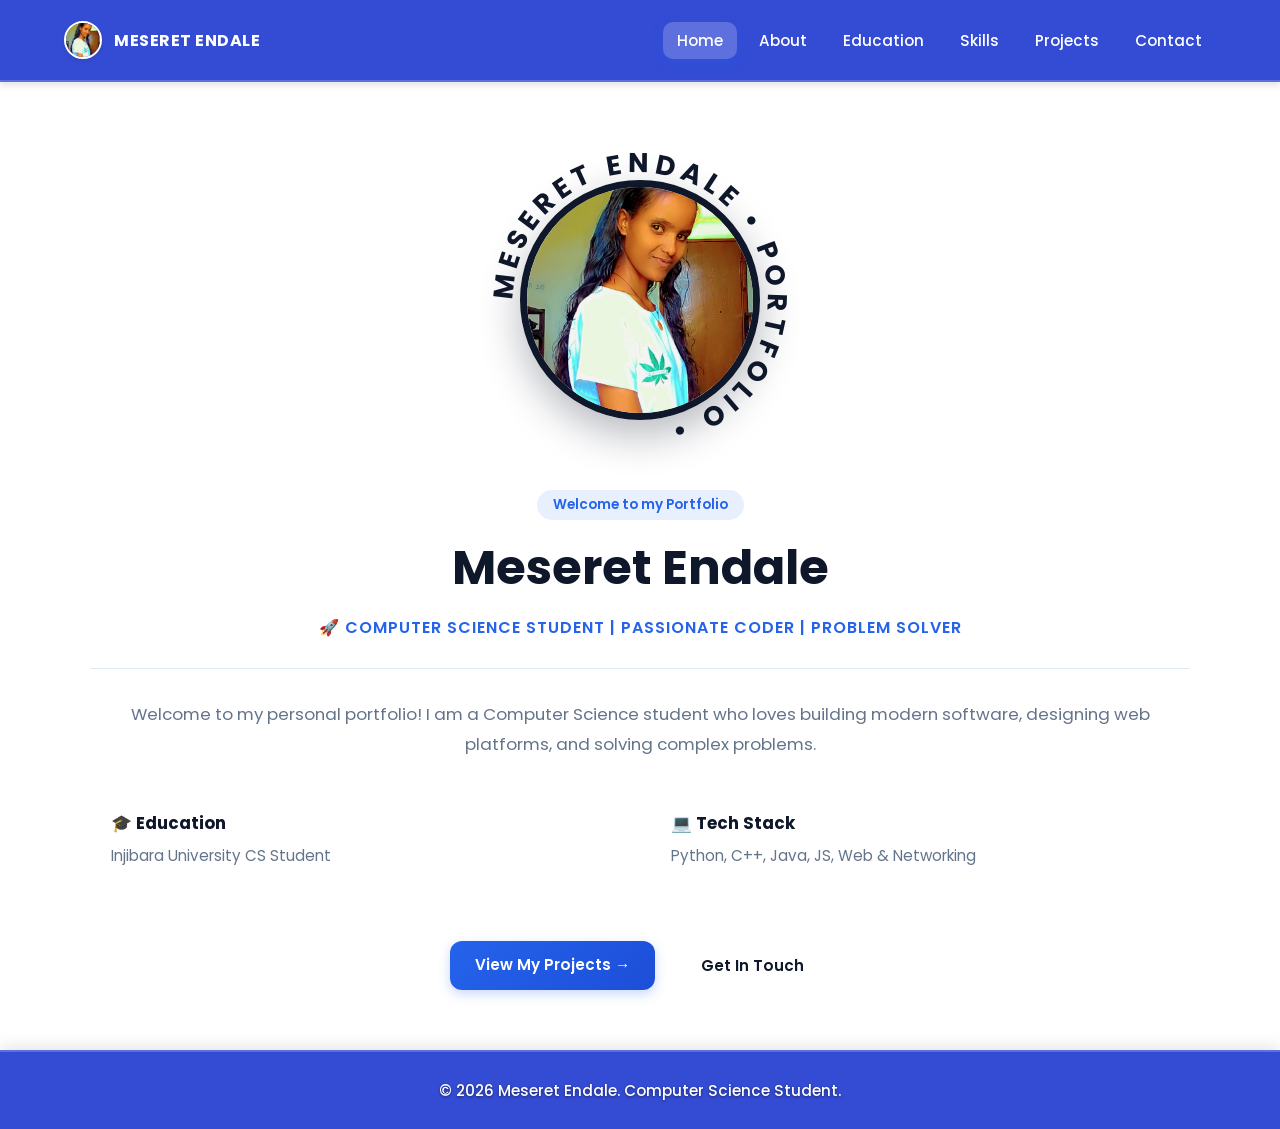
<file: index.html>
<!DOCTYPE html>
<html lang="en">
<head>
    <meta charset="UTF-8">
    <title>Meseret Endale | CS Portfolio</title>
    <meta name="viewport" content="width=device-width, initial-scale=1">
    <link href="https://fonts.googleapis.com/css2?family=Poppins:wght@300;400;500;600;700&display=swap" rel="stylesheet">
    <link rel="stylesheet" href="style.css">
</head>
<body>

    <!-- 🌐 Top Header Navigation -->
    <header class="header-wrapper">
        <nav class="navbar">
            <a href="#" class="brand-logo-link" onclick="openTab(event, 'home')">
                <img src="profile.jpg" alt="Meseret Endale" class="header-profile-logo">
                <span class="brand-name">MESERET ENDALE</span>
            </a>

            <ul class="nav-links">
                <li><a href="#" class="nav-btn active-link" onclick="openTab(event, 'home')">Home</a></li>
                <li><a href="#" class="nav-btn" onclick="openTab(event, 'about')">About</a></li>
                <li><a href="#" class="nav-btn" onclick="openTab(event, 'education')">Education</a></li>
                <li><a href="#" class="nav-btn" onclick="openTab(event, 'skills')">Skills</a></li>
                <li><a href="#" class="nav-btn" onclick="openTab(event, 'projects')">Projects</a></li>
                <li><a href="#" class="nav-btn" onclick="openTab(event, 'contact')">Contact</a></li>
            </ul>
        </nav>
    </header>

    <!-- 📂 Content Area -->
    <div class="content-area">
        <div class="container">

            <!-- 🏠 Home Section -->
            <div id="home" class="tab-content card active">
                <div class="hero-logo-container">
                    <div class="circular-logo-wrapper">
                        <svg viewBox="0 0 200 200" class="circular-text-svg">
                            <path id="textPath" d="M 100, 100 m -75, 0 a 75,75 0 1,1 150,0 a 75,75 0 1,1 -150,0" fill="none"/>
                            <text font-size="16" font-weight="700" fill="#0f172a" letter-spacing="3">
                                <textPath href="#textPath" startOffset="0%">
                                    MESERET ENDALE • PORTFOLIO •
                                </textPath>
                            </text>
                        </svg>
                        <img src="profile.jpg" alt="Meseret" class="inner-profile-img" onerror="this.src='https://via.placeholder.com/160'">
                    </div>
                </div>

                <div class="hero-intro">
                    <span class="badge">Welcome to my Portfolio</span>
                    <h1>Meseret Endale</h1>
                    <p class="subtitle">🚀 COMPUTER SCIENCE STUDENT | PASSIONATE CODER | PROBLEM SOLVER</p>

                    <hr class="section-divider">

                    <p>Welcome to my personal portfolio! I am a Computer Science student who loves building modern software, designing web platforms, and solving complex problems.</p>

                    <div class="quick-highlights">
                        <div class="highlight-box">
                            <h3>🎓 Education</h3>
                            <p>Injibara University CS Student</p>
                        </div>
                        <div class="highlight-box">
                            <h3>💻 Tech Stack</h3>
                            <p>Python, C++, Java, JS, Web & Networking</p>
                        </div>
                    </div>

                    <div class="cta-buttons">
                        <a href="#" class="btn primary-btn" onclick="openTab(event, 'projects')">View My Projects →</a>
                        <a href="#" class="btn secondary-btn" onclick="openTab(event, 'contact')">Get In Touch</a>
                    </div>
                </div>
            </div>

            <!-- 👤 About Section -->
            <div id="about" class="tab-content card">
                <h2>About Me</h2>
                <p>I am a dedicated Computer Science student with a strong drive for learning modern software technologies. My journey in tech spans software engineering, web application development, and system/network administration.</p>

                <div class="quick-highlights" style="margin-top: 20px;">
                    <div class="highlight-box">
                        <h3>🎯 Core Focus</h3>
                        <p>Building functional web applications, clean code architectures, and user-friendly solutions.</p>
                    </div>
                    <div class="highlight-box">
                        <h3>💡 Passion & Interests</h3>
                        <p>Exploring Artificial Intelligence, Machine Learning models, and Computer Graphics.</p>
                    </div>
                </div>
            </div>

            <!-- 🎓 Education Section -->
            <div id="education" class="tab-content card">
                <h2>Education</h2>
                <div class="edu-item">
                    <span class="edu-icon">🎓</span>
                    <div>
                        <strong>Computer Science Student</strong>
                        <p>📍 Injibara University</p>
                    </div>
                </div>
            </div>

            <!-- 📚 Skills Section -->
            <div id="skills" class="tab-content card">
                <h2>📚 Technical Skills</h2>
                <div class="skills-container">
                    <div class="skill-card">
                        <div class="skill-header">
                            <span class="skill-name">🐍 Python & Data Science</span>
                            <span class="skill-level">Expert</span>
                        </div>
                        <p class="skill-desc">Writing clean, modular Python code for advanced data analysis and machine learning models.</p>
                        <div class="progress-bar"><div class="progress-fill" style="width: 90%"></div></div>
                    </div>
                    <div class="skill-card">
                        <div class="skill-header">
                            <span class="skill-name">⚡ C++ & Microcontrollers</span>
                            <span class="skill-level">Advanced</span>
                        </div>
                        <p class="skill-desc">Low-level programming, hardware execution loops, and embedded logic simulations.</p>
                        <div class="progress-bar"><div class="progress-fill" style="width: 85%"></div></div>
                    </div>
                    <div class="skill-card">
                        <div class="skill-header">
                            <span class="skill-name">🌐 HTML / CSS / JS</span>
                            <span class="skill-level">Expert</span>
                        </div>
                        <p class="skill-desc">Building modern, responsive frontend web platforms and UI/UX layouts.</p>
                        <div class="progress-bar"><div class="progress-fill" style="width: 92%"></div></div>
                    </div>
                </div>
            </div>

            <!-- 💻 Projects Section (መጀመሪያ እንደነበረው Try it Live ካርድ አካሄድ) -->
            <div id="projects" class="tab-content card">
                <h2>💻 Featured Projects</h2>
                <div class="project-grid">
                    <div class="project-card">
                        <h3>🧮 Interactive Calculator</h3>
                        <p>A responsive web calculator built with custom UI and pure JavaScript logic.</p>
                        <button onclick="openModal('calculator.html')" class="btn primary-btn">Try it Live →</button>
                    </div>

                    <div class="project-card">
                        <h3>🏥 Symptom Checker</h3>
                        <p>An interactive system designed for basic health assessment and health awareness.</p>
                        <button onclick="openModal('symptom-checker.html')" class="btn primary-btn">Try it Live →</button>
                    </div>

                 <div class="project-card">
    <h3>📢 Job Board App</h3>
    <p>A job listing application featuring location-based filtering, database integration, and backend CRUD operations.</p>
<a href="http://meseretjob.lovestoblog.com" target="_blank" class="btn primary-btn">Try it Live →</a>
</div>
                    <div class="project-card">
                        <h3>🌐 Personal Portfolio</h3>
                        <p>A modern, responsive developer portfolio website.</p>
                        <span class="btn-disabled">Active Project</span>
                    </div>
                </div>
            </div>

            <!-- 📬 Contact Section -->
            <div id="contact" class="tab-content card">
                <h2 class="contact-heading">📫 Connect With Me</h2>
                <div class="contact-links">
                    <a href="mailto:meseretendale952@gmail.com" class="contact-item">
                        <span class="contact-icon">📧</span>
                        <span class="contact-title">Email</span>
                    </a>
                    <a href="https://t.me/mesi_2e" target="_blank" class="contact-item">
                        <span class="contact-icon">💬</span>
                        <span class="contact-title">Telegram</span>
                    </a>
                    <a href="https://github.com/meseretendale952-png" target="_blank" class="contact-item">
                        <span class="contact-icon">🐙</span>
                        <span class="contact-title">GitHub</span>
                    </a>
                </div>
            </div>

        </div>
    </div>

    <!-- Footer (content-area ውጪ - ራሱን ችሎ flex sibling) -->
    <footer class="site-footer">
        <p>&copy; 2026 Meseret Endale. Computer Science Student.</p>
    </footer>

    <!-- 🪟 Project Preview Panel -->
    <div id="projectModal" class="modal-overlay">
        <div class="modal-box">
            <div class="modal-topbar">
                <button class="modal-back-btn" onclick="closeModal()">← Back to Portfolio</button>
            </div>
            <iframe id="modalFrame" src="" class="modal-iframe"></iframe>
        </div>
    </div>

    <script src="script.js"></script>
</body>
</html>
</file>
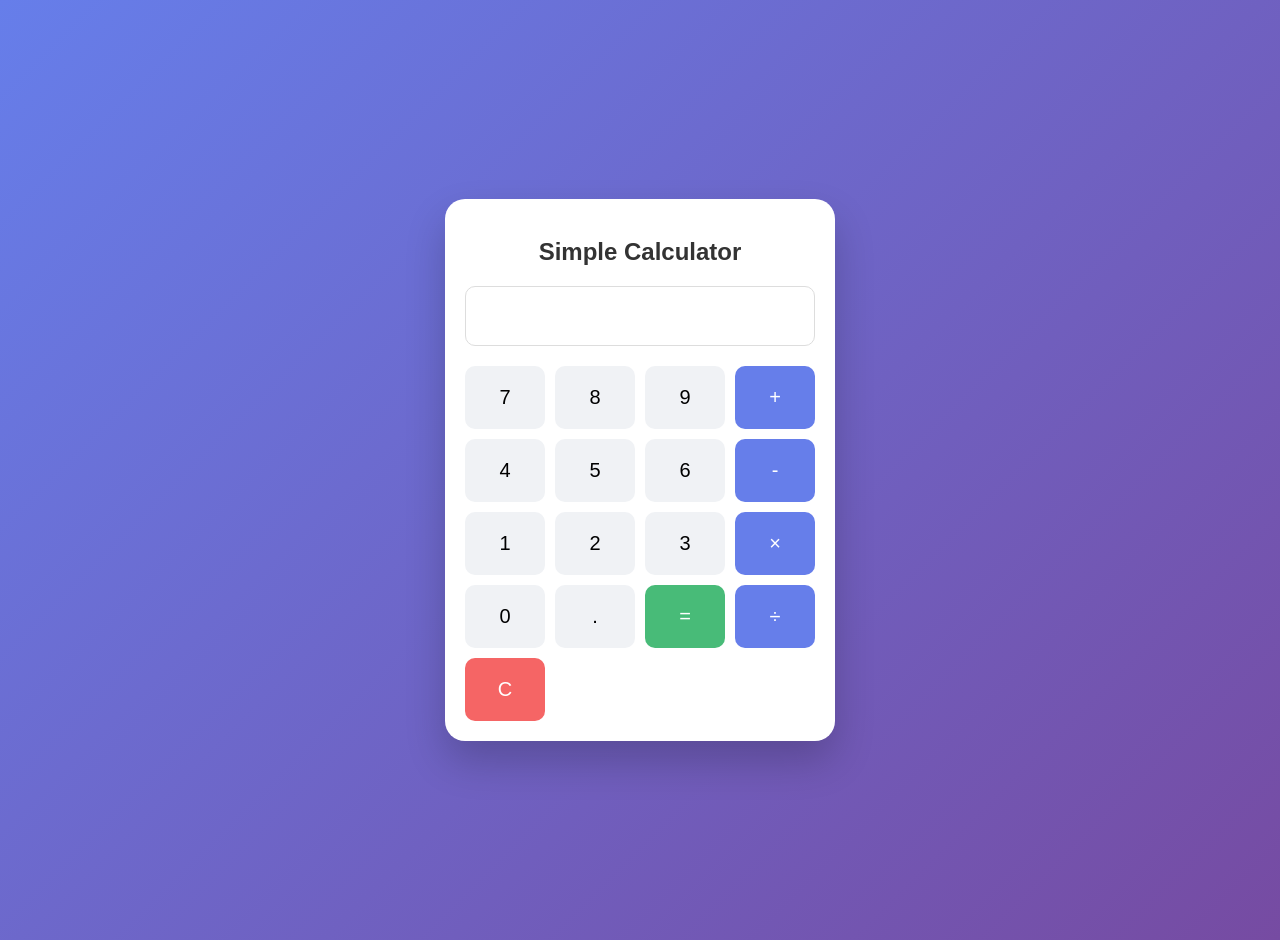
<file: calculator.html>
<!DOCTYPE html>
<html>
<head>
    <title>Calculator - Meseret</title>
    <style>
        body {
            font-family: Arial, sans-serif;
            display: flex;
            justify-content: center;
            align-items: center;
            min-height: 100vh;
            background: linear-gradient(135deg, #667eea 0%, #764ba2 100%);
            margin: 0;
            padding: 20px;
        }
        .calculator {
            background: white;
            border-radius: 20px;
            padding: 20px;
            box-shadow: 0 20px 40px rgba(0,0,0,0.2);
            max-width: 350px;
            width: 100%;
        }
        h2 {
            text-align: center;
            color: #333;
            margin-bottom: 20px;
        }
        #display {
            width: 100%;
            height: 60px;
            font-size: 28px;
            text-align: right;
            padding: 10px;
            border: 1px solid #ddd;
            border-radius: 10px;
            margin-bottom: 20px;
            box-sizing: border-box;
        }
        .buttons {
            display: grid;
            grid-template-columns: repeat(4, 1fr);
            gap: 10px;
        }
        button {
            padding: 20px;
            font-size: 20px;
            border: none;
            border-radius: 10px;
            cursor: pointer;
            background: #f0f2f5;
            transition: 0.3s;
        }
        button:hover {
            background: #e0e2e5;
        }
        .operator {
            background: #667eea;
            color: white;
        }
        .operator:hover {
            background: #5a67d8;
        }
        .equals {
            background: #48bb78;
            color: white;
        }
        .equals:hover {
            background: #38a169;
        }
        .clear {
            background: #f56565;
            color: white;
        }
        .clear:hover {
            background: #e53e3e;
        }
    </style>
</head>
<body>
    <div class="calculator">
        <h2>Simple Calculator</h2>
        <input type="text" id="display" readonly>
        <div class="buttons">
            <button onclick="appendNumber('7')">7</button>
            <button onclick="appendNumber('8')">8</button>
            <button onclick="appendNumber('9')">9</button>
            <button class="operator" onclick="setOperator('+')">+</button>
            
            <button onclick="appendNumber('4')">4</button>
            <button onclick="appendNumber('5')">5</button>
            <button onclick="appendNumber('6')">6</button>
            <button class="operator" onclick="setOperator('-')">-</button>
            
            <button onclick="appendNumber('1')">1</button>
            <button onclick="appendNumber('2')">2</button>
            <button onclick="appendNumber('3')">3</button>
            <button class="operator" onclick="setOperator('*')">×</button>
            
            <button onclick="appendNumber('0')">0</button>
            <button onclick="appendNumber('.')">.</button>
            <button class="equals" onclick="calculate()">=</button>
            <button class="operator" onclick="setOperator('/')">÷</button>
            
            <button class="clear" onclick="clearDisplay()">C</button>
        </div>
    </div>

    <script>
        let display = document.getElementById('display');

        function appendNumber(value) {
            display.value += value;
        }

        function setOperator(op) {
            let lastChar = display.value.slice(-1);
            if (['+', '-', '*', '/'].includes(lastChar)) {
                display.value = display.value.slice(0, -1) + op;
            } else if (display.value !== '') {
                display.value += op;
            }
        }

        function calculate() {
            try {
                if (display.value !== '') {
                    display.value = eval(display.value);
                }
            } catch (e) {
                display.value = 'Error';
            }
        }

        function clearDisplay() {
            display.value = '';
        }
    </script>
</body>
</html>
</file>
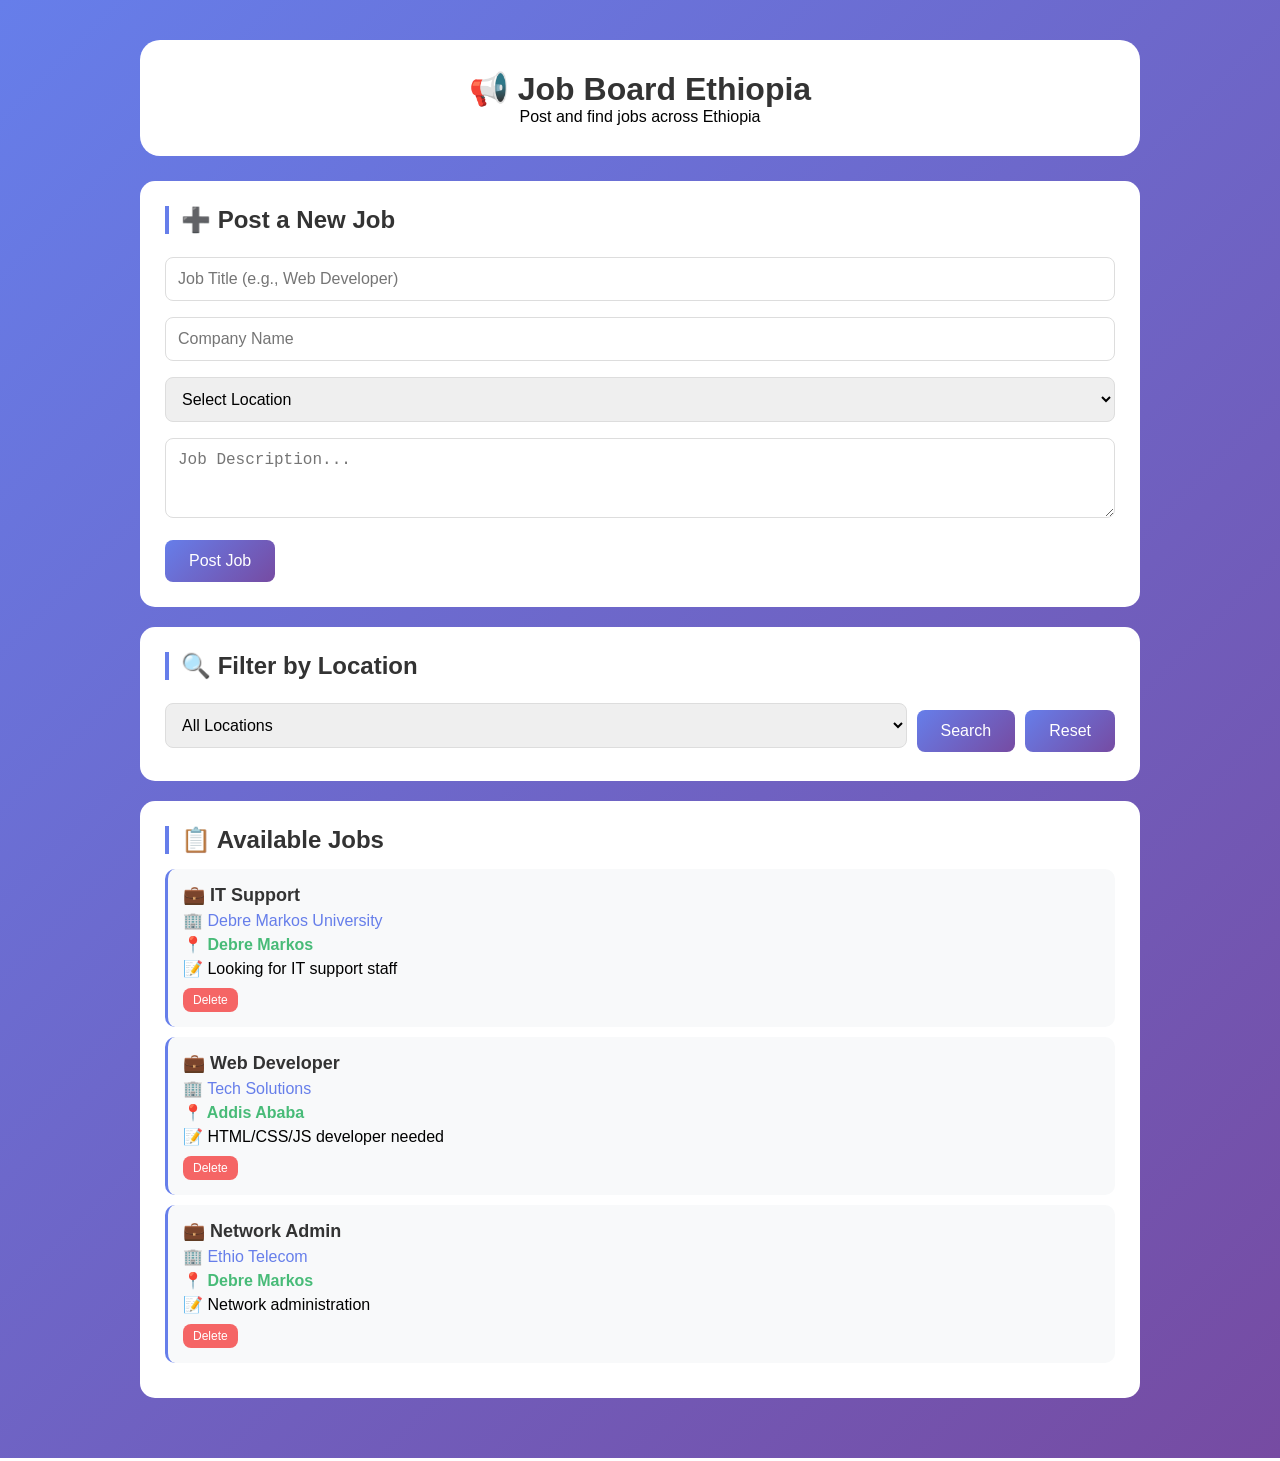
<file: jobs-location.html>
<!DOCTYPE html>
<html>
<head>
    <title>Job Board - Meseret</title>
    <meta name="viewport" content="width=device-width, initial-scale=1">
    <style>
        * {
            margin: 0;
            padding: 0;
            box-sizing: border-box;
        }
        body {
            font-family: 'Segoe UI', Arial, sans-serif;
            background: linear-gradient(135deg, #667eea 0%, #764ba2 100%);
            padding: 40px 20px;
        }
        .container {
            max-width: 1000px;
            margin: 0 auto;
        }
        .header {
            background: white;
            border-radius: 20px;
            padding: 30px;
            text-align: center;
            margin-bottom: 25px;
        }
        h1 {
            color: #333;
        }
        .filter-card, .form-card, .jobs-card {
            background: white;
            border-radius: 15px;
            padding: 25px;
            margin-bottom: 20px;
        }
        h2 {
            color: #333;
            margin-bottom: 15px;
            border-left: 4px solid #667eea;
            padding-left: 12px;
        }
        input, textarea, select {
            width: 100%;
            padding: 12px;
            margin: 8px 0;
            border: 1px solid #ddd;
            border-radius: 8px;
            font-size: 16px;
        }
        button {
            background: linear-gradient(135deg, #667eea 0%, #764ba2 100%);
            color: white;
            padding: 12px 24px;
            border: none;
            border-radius: 8px;
            font-size: 16px;
            cursor: pointer;
            margin-top: 10px;
        }
        .job-item {
            background: #f8f9fa;
            padding: 15px;
            margin: 10px 0;
            border-radius: 10px;
            border-left: 3px solid #667eea;
        }
        .job-title {
            font-size: 18px;
            font-weight: bold;
            color: #333;
        }
        .job-company {
            color: #667eea;
            margin: 5px 0;
        }
        .job-location {
            color: #48bb78;
            margin: 5px 0;
            font-weight: bold;
        }
        .delete-btn {
            background: #f56565;
            padding: 5px 10px;
            font-size: 12px;
        }
        .filter-row {
            display: flex;
            gap: 10px;
            align-items: center;
        }
        .filter-row select {
            flex: 1;
        }
        .back-link {
            text-align: center;
            margin-top: 20px;
        }
        .back-link a {
            color: white;
            text-decoration: none;
        }
        .no-jobs {
            color: #999;
            text-align: center;
            padding: 20px;
        }
    </style>
</head>
<body>
    <div class="container">
        <div class="header">
            <h1>📢 Job Board Ethiopia</h1>
            <p>Post and find jobs across Ethiopia</p>
        </div>

        <!-- Post Job Form -->
        <div class="form-card">
            <h2>➕ Post a New Job</h2>
            <input type="text" id="jobTitle" placeholder="Job Title (e.g., Web Developer)">
            <input type="text" id="company" placeholder="Company Name">
            <select id="location">
                <option value="">Select Location</option>
                <option value="Addis Ababa">🏙️ Addis Ababa</option>
                <option value="Debre Markos">📍 Debre Markos</option>
                <option value="Bahir Dar">🌊 Bahir Dar</option>
                <option value="Gondar">🏰 Gondar</option>
                <option value="Hawassa">🌳 Hawassa</option>
                <option value="Dire Dawa">🏢 Dire Dawa</option>
                <option value="Mekelle">⛰️ Mekelle</option>
                <option value="Jimma">🍎 Jimma</option>
                <option value="Other">📍 Other</option>
            </select>
            <textarea id="description" rows="3" placeholder="Job Description..."></textarea>
            <button onclick="addJob()">Post Job</button>
        </div>

        <!-- Filter by Location -->
        <div class="filter-card">
            <h2>🔍 Filter by Location</h2>
            <div class="filter-row">
                <select id="filterLocation">
                    <option value="all">All Locations</option>
                    <option value="Addis Ababa">🏙️ Addis Ababa</option>
                    <option value="Debre Markos">📍 Debre Markos</option>
                    <option value="Bahir Dar">🌊 Bahir Dar</option>
                    <option value="Gondar">🏰 Gondar</option>
                    <option value="Hawassa">🌳 Hawassa</option>
                    <option value="Dire Dawa">🏢 Dire Dawa</option>
                    <option value="Mekelle">⛰️ Mekelle</option>
                    <option value="Jimma">🍎 Jimma</option>
                </select>
                <button onclick="filterJobs()">Search</button>
                <button onclick="resetFilter()">Reset</button>
            </div>
        </div>

        <!-- Jobs List -->
        <div class="jobs-card">
            <h2>📋 Available Jobs</h2>
            <div id="jobsList"></div>
        </div>

    </div>

    <script>
        let jobs = [];
        let currentFilter = 'all';

        function loadJobs() {
            let saved = localStorage.getItem('jobBoardLocation');
            if(saved) {
                jobs = JSON.parse(saved);
            } else {
                // Sample jobs for Debre Markos
                jobs = [
                    {title: "IT Support", company: "Debre Markos University", location: "Debre Markos", desc: "Looking for IT support staff"},
                    {title: "Web Developer", company: "Tech Solutions", location: "Addis Ababa", desc: "HTML/CSS/JS developer needed"},
                    {title: "Network Admin", company: "Ethio Telecom", location: "Debre Markos", desc: "Network administration"}
                ];
                saveJobs();
            }
            filterJobs();
        }

        function saveJobs() {
            localStorage.setItem('jobBoardLocation', JSON.stringify(jobs));
        }

        function displayJobs(filteredJobs) {
            let jobsList = document.getElementById('jobsList');
            jobsList.innerHTML = '';
            
            if(filteredJobs.length === 0) {
                jobsList.innerHTML = '<div class="no-jobs">❌ No jobs found in this location</div>';
                return;
            }
            
            for(let i = 0; i < jobs.length; i++) {
                if(currentFilter !== 'all' && jobs[i].location !== currentFilter) {
                    continue;
                }
                jobsList.innerHTML += `
                    <div class="job-item">
                        <div class="job-title">💼 ${jobs[i].title}</div>
                        <div class="job-company">🏢 ${jobs[i].company}</div>
                        <div class="job-location">📍 ${jobs[i].location}</div>
                        <div class="job-desc">📝 ${jobs[i].desc}</div>
                        <button class="delete-btn" onclick="deleteJob(${i})">Delete</button>
                    </div>
                `;
            }
        }

        function filterJobs() {
            let filter = document.getElementById('filterLocation').value;
            currentFilter = filter;
            
            let filtered = jobs.filter(job => {
                if(filter === 'all') return true;
                return job.location === filter;
            });
            
            let jobsList = document.getElementById('jobsList');
            jobsList.innerHTML = '';
            
            if(filtered.length === 0) {
                jobsList.innerHTML = '<div class="no-jobs">❌ No jobs found in ' + filter + '</div>';
                return;
            }
            
            for(let i = 0; i < jobs.length; i++) {
                if(currentFilter !== 'all' && jobs[i].location !== currentFilter) {
                    continue;
                }
                jobsList.innerHTML += `
                    <div class="job-item">
                        <div class="job-title">💼 ${jobs[i].title}</div>
                        <div class="job-company">🏢 ${jobs[i].company}</div>
                        <div class="job-location">📍 ${jobs[i].location}</div>
                        <div class="job-desc">📝 ${jobs[i].desc}</div>
                        <button class="delete-btn" onclick="deleteJob(${i})">Delete</button>
                    </div>
                `;
            }
        }

        function resetFilter() {
            document.getElementById('filterLocation').value = 'all';
            currentFilter = 'all';
            filterJobs();
        }

        function addJob() {
            let title = document.getElementById('jobTitle').value;
            let company = document.getElementById('company').value;
            let location = document.getElementById('location').value;
            let desc = document.getElementById('description').value;
            
            if(title === '' || company === '' || location === '' || desc === '') {
                alert('Please fill all fields!');
                return;
            }
            
            jobs.push({title: title, company: company, location: location, desc: desc});
            saveJobs();
            filterJobs();
            
            document.getElementById('jobTitle').value = '';
            document.getElementById('company').value = '';
            document.getElementById('location').value = '';
            document.getElementById('description').value = '';
        }

        function deleteJob(index) {
            jobs.splice(index, 1);
            saveJobs();
            filterJobs();
        }

        loadJobs();
    </script>
</body>
</html>
</file>
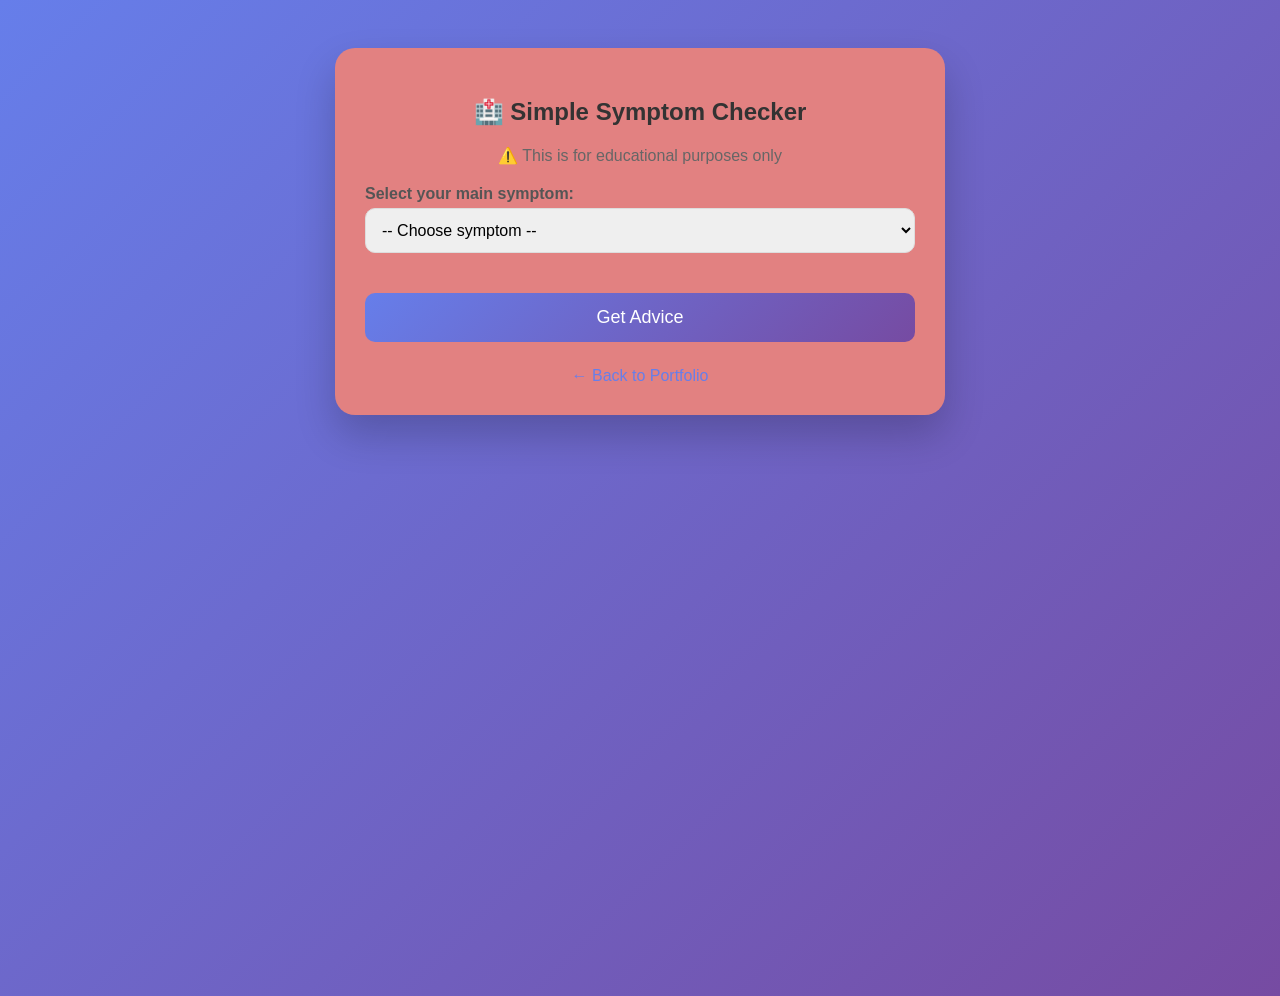
<file: symptom-checker.html>
<!DOCTYPE html>
<html>
<head>
    <title>Symptom Checker - Meseret</title>
    <style>
        body {
            font-family: 'Segoe UI', Arial, sans-serif;
            background: linear-gradient(135deg, #667eea 0%, #764ba2 100%);
            padding: 40px 20px;
            min-height: 100vh;
        }
        .container {
            max-width: 550px;
            margin: 0 auto;
            background: rgb(226, 129, 129);
            padding: 30px;
            border-radius: 20px;
            box-shadow: 0 20px 40px rgba(0,0,0,0.2);
        }
        h2 {
            color: #333;
            text-align: center;
            margin-bottom: 20px;
        }
        .symptom-box {
            margin: 20px 0;
        }
        label {
            display: block;
            margin: 15px 0 5px;
            font-weight: bold;
            color: #555;
        }
        select, input {
            width: 100%;
            padding: 12px;
            font-size: 16px;
            border: 1px solid #ddd;
            border-radius: 10px;
            box-sizing: border-box;
        }
        button {
            width: 100%;
            padding: 14px;
            background: linear-gradient(135deg, #667eea 0%, #764ba2 100%);
            color: white;
            border: none;
            border-radius: 10px;
            font-size: 18px;
            cursor: pointer;
            margin-top: 20px;
        }
        button:hover {
            opacity: 0.9;
        }
        .result {
            background: #f0f2f5;
            padding: 20px;
            border-radius: 10px;
            margin-top: 25px;
            display: none;
        }
        .result.show {
            display: block;
        }
        .advice {
            color: #333;
            line-height: 1.6;
        }
        .warning {
            background: #fff3cd;
            border-left: 4px solid #ffc107;
            padding: 10px;
            margin-top: 15px;
            border-radius: 5px;
        }
        .back-link {
            text-align: center;
            margin-top: 25px;
        }
        .back-link a {
            color: #667eea;
            text-decoration: none;
        }
    </style>
</head>
<body>
    <div class="container">
        <h2>🏥 Simple Symptom Checker</h2>
        <p style="text-align: center; color: #666;">⚠️ This is for educational purposes only</p>

        <div class="symptom-box">
            <label>Select your main symptom:</label>
            <select id="symptom">
                <option value="">-- Choose symptom --</option>
                <option value="fever">🤒 Fever</option>
                <option value="headache">🤕 Headache</option>
                <option value="cough">😷 Cough</option>
                <option value="stomach">🤢 Stomach pain</option>
                <option value="cold">🤧 Cold / Runny nose</option>
                <option value="sorethroat">😖 Sore throat</option>
            </select>
        </div>

        <button onclick="checkSymptom()">Get Advice</button>

        <div id="result" class="result">
            <div id="adviceText" class="advice"></div>
            <div class="warning">
                ⚠️ <strong>Disclaimer:</strong> This is not medical advice. Always consult a doctor.
            </div>
        </div>

        <div class="back-link">
            <a href="https://meseretendale952-png.github.io/Portfolio">← Back to Portfolio</a>
        </div>
    </div>

    <script>
        function checkSymptom() {
            let symptom = document.getElementById('symptom').value;
            let resultDiv = document.getElementById('result');
            let adviceText = document.getElementById('adviceText');

            let advice = '';

            if(symptom === 'fever') {
                advice = '💡 <strong>Advice for Fever:</strong><br><br>• Rest and drink plenty of water<br>• Take paracetamol if needed<br>• Use cool compress<br>• See doctor if fever lasts >3 days or is very high';
            }
            else if(symptom === 'headache') {
                advice = '💡 <strong>Advice for Headache:</strong><br><br>• Rest in a dark, quiet room<br>• Drink water (dehydration causes headaches)<br>• Apply cold compress to forehead<br>• See doctor if severe or persistent';
            }
            else if(symptom === 'cough') {
                advice = '💡 <strong>Advice for Cough:</strong><br><br>• Drink warm fluids (tea, soup)<br>• Use honey in warm water<br>• Rest and avoid cold<br>• See doctor if persists >1 week';
            }
            else if(symptom === 'stomach') {
                advice = '💡 <strong>Advice for Stomach Pain:</strong><br><br>• Eat light, bland food<br>• Drink clear fluids<br>• Avoid spicy/oily food<br>• See doctor if severe or persistent';
            }
            else if(symptom === 'cold') {
                advice = '💡 <strong>Advice for Cold:</strong><br><br>• Rest and stay warm<br>• Drink warm fluids<br>• Use saline nasal spray<br>• Wash hands frequently';
            }
            else if(symptom === 'sorethroat') {
                advice = '💡 <strong>Advice for Sore Throat:</strong><br><br>• Gargle warm salt water<br>• Drink warm tea with honey<br>• Rest your voice<br>• See doctor if severe';
            }
            else {
                advice = '⚠️ Please select a symptom from the list above.';
            }

            adviceText.innerHTML = advice;
            resultDiv.classList.add('show');
        }
    </script>
</body>
</html>
</file>
<file: style.css>
:root {
    --bg-color: #ffffff;
    --card-bg: #ffffff;
    --text-main: #0f172a;
    --text-muted: #64748b;
    --accent-color: #2563eb;
    --accent-dark: #0f172a;
    --accent-gradient: linear-gradient(135deg, #2563eb 0%, #1d4ed8 100%);
    --header-blue: #344cd4;
}

* {
    box-sizing: border-box;
    margin: 0;
    padding: 0;
    transition: all 0.3s ease;
}

html {
    font-family: 'Poppins', sans-serif;
    background-image: url('https://static.vecteezy.com/system/resources/thumbnails/081/998/020/small_2x/sunrise-scene-with-gradient-sky-and-yellow-sun-digital-illustration-vector.jpg') !important;
    background-size: cover !important;
    background-position: center !important;
    background-repeat: no-repeat !important;
    background-attachment: fixed !important;
    min-height: 100%;
}

body {
    font-family: 'Poppins', sans-serif;
    color: #1e293b;
    width: 100%;
    min-height: 100vh;
    margin: 0;
    display: flex;
    flex-direction: column;
    overflow-x: hidden;
}

/* 🌐 Header & Navbar */
.header-wrapper {
    position: fixed;
    top: 0;
    left: 0;
    width: 100%;
    background-color: var(--header-blue) !important;
    background: var(--header-blue) !important;
    backdrop-filter: blur(12px);
    z-index: 1000;
    border-bottom: 2px solid rgba(255, 255, 255, 0.2);
    box-shadow: 0 4px 6px rgba(0, 0, 0, 0.1);
}

.navbar {
    width: 100%;
    height: 80px;
    display: flex;
    justify-content: space-between;
    align-items: center;
    padding: 0 5%;
}

.brand-logo-link {
    display: flex;
    align-items: center;
    gap: 12px;
    text-decoration: none;
}

.header-profile-logo {
    width: 38px;
    height: 38px;
    border-radius: 50%;
    object-fit: cover;
    border: 2px solid #ffffff;
    box-shadow: 0 2px 4px rgba(0, 0, 0, 0.1);
}

.brand-name {
    font-size: 1rem;
    font-weight: 700;
    color: #ffffff !important;
    letter-spacing: 0.5px;
}

.nav-links {
    display: flex;
    list-style: none;
    gap: 8px;
}

.nav-links a {
    color: #ffffff !important;
    text-decoration: none;
    font-size: 0.95rem;
    font-weight: 500;
    padding: 8px 14px;
    border-radius: 10px;
    outline: none;
}

.nav-links a:hover, .nav-links a.active-link {
    background: rgba(255, 255, 255, 0.2);
    box-shadow: 0 4px 12px rgba(37, 99, 235, 0.25);
}

/* 📂 Content Area */
.content-area {
    margin-top: 100px;
    flex: 1 0 auto;
    width: 100%;
}

.container {
    width: 100%;
    max-width: 1200px;
    margin: 0 auto;
    padding: 0 20px;
}

.tab-content {
    display: none;
    width: 100%;
}

.tab-content.active {
    display: block;
    animation: fadeIn 0.4s ease-in-out;
}

@keyframes fadeIn {
    from { opacity: 0; transform: translateY(10px); }
    to { opacity: 1; transform: translateY(0); }
}

.card {
    background: transparent !important;
    border-radius: 0;
    border: none;
    box-shadow: none;
    padding: 20px 0 40px;
    width: 100%;
}

#home.card {
    padding-top: 10px !important;
}

.hero-logo-container {
    display: flex;
    justify-content: center;
    align-items: center;
    margin: 20px 0;
}

.circular-logo-wrapper {
    position: relative;
    width: 340px;
    height: 340px;
    display: flex;
    justify-content: center;
    align-items: center;
    margin: 0 auto;
}

.circular-text-svg {
    position: absolute;
    top: 0;
    left: 0;
    width: 100%;
    height: 100%;
    animation: rotateText 22s linear infinite;
    z-index: 2;
    pointer-events: none;
}

.inner-profile-img {
    width: 240px;
    height: 240px;
    border-radius: 50%;
    object-fit: cover;
    border: 7px solid var(--accent-dark);
    box-shadow: 0 15px 40px rgba(15, 23, 42, 0.3);
    z-index: 1;
}

@keyframes rotateText {
    from { transform: rotate(0deg); }
    to { transform: rotate(360deg); }
}

.hero-intro {
    text-align: center;
    max-width: 1100px;
    margin: 20px auto;
}

.badge {
    display: inline-block;
    padding: 5px 16px;
    background: rgba(37, 99, 235, 0.1);
    color: var(--accent-color);
    border-radius: 20px;
    font-size: 0.85rem;
    font-weight: 600;
    margin-bottom: 12px;
}

h1 {
    font-size: 3rem;
    font-weight: 700;
    color: var(--text-main);
}

.subtitle {
    color: var(--accent-color);
    font-size: 1rem;
    font-weight: 600;
    letter-spacing: 1px;
    margin-top: 10px;
}

.section-divider {
    border: 0;
    height: 1px;
    background: #e2e8f0;
    margin: 25px 0 30px;
}

.quick-highlights {
    display: grid;
    grid-template-columns: 1fr 1fr;
    gap: 20px;
    margin: 30px 0;
    text-align: left;
}

.highlight-box, .edu-item, .skill-card, .project-card, .contact-item {
    background: rgba(255, 255, 255, 0.85) !important;
    backdrop-filter: blur(10px);
    border: 1px solid rgba(255, 255, 255, 0.4);
    border-radius: 15px;
    padding: 20px;
    margin-bottom: 20px;
}

.highlight-box h3 {
    font-size: 1.05rem;
    color: var(--text-main);
    margin-bottom: 6px;
}

.highlight-box p {
    font-size: 0.95rem;
    color: var(--text-muted);
}

.cta-buttons {
    display: flex;
    justify-content: center;
    gap: 20px;
    margin-top: 30px;
}

.btn {
    padding: 12px 25px;
    border-radius: 12px;
    text-decoration: none;
    font-weight: 600;
    font-size: 0.95rem;
    cursor: pointer;
    border: none;
    display: inline-block;
}

.primary-btn {
    background: var(--accent-gradient);
    color: #fff;
    box-shadow: 0 4px 12px rgba(37, 99, 235, 0.25);
}

.secondary-btn {
    background: rgba(255, 255, 255, 0.8);
    color: var(--text-main);
    border: 1px solid rgba(255, 255, 255, 0.5);
}

.secondary-btn.active-sub {
    background: var(--accent-color);
    color: #fff;
}

h2 {
    font-size: 1.8rem;
    color: var(--text-main);
    margin-bottom: 25px;
    position: relative;
    padding-left: 18px;
}

h2::before {
    content: '';
    position: absolute;
    left: 0;
    top: 50%;
    transform: translateY(-50%);
    width: 5px;
    height: 85%;
    background: var(--accent-color);
    border-radius: 4px;
}

p {
    color: var(--text-muted);
    font-size: 1.05rem;
    line-height: 1.8;
}

.edu-item {
    display: flex;
    align-items: center;
    gap: 20px;
}

.edu-icon {
    font-size: 2.4rem;
}

.skills-container {
    display: grid;
    grid-template-columns: repeat(auto-fit, minmax(300px, 1fr));
    gap: 25px;
}

.skill-card {
    min-height: 180px;
    box-shadow: 0 4px 15px rgba(0, 0, 0, 0.1);
}

.skill-header {
    display: flex;
    justify-content: space-between;
    font-weight: 600;
}

.skill-name {
    color: var(--text-main);
}

.skill-level {
    color: var(--accent-color);
    font-size: 0.95rem;
}

.skill-desc {
    font-size: 0.95rem !important;
    color: #1e293b !important;
    line-height: 1.6;
    margin: 15px 0;
}

.progress-bar {
    width: 100%;
    height: 10px;
    background: #e2e8f0;
    border-radius: 10px;
    overflow: hidden;
}

.progress-fill {
    height: 100%;
    background: var(--accent-gradient);
    border-radius: 10px;
}

/* =========================================
   💻 Projects - Card Grid (Try it Live አካሄድ)
   ========================================= */
.project-grid {
    display: grid;
    grid-template-columns: repeat(auto-fit, minmax(260px, 1fr));
    gap: 25px;
}

.project-card {
    display: flex;
    flex-direction: column;
    justify-content: space-between;
    gap: 14px;
}

.btn-disabled {
    display: inline-block;
    padding: 10px 20px;
    background: #cbd5e1;
    color: var(--text-muted);
    font-size: 0.9rem;
    border-radius: 10px;
    text-align: center;
}

.contact-heading {
    text-align: center;
    padding-left: 0;
}

.contact-heading::before {
    display: none;
}

.contact-links {
    display: flex;
    flex-direction: column;
    gap: 12px;
    width: 220px;
    margin: 24px auto 0;
}

.contact-item {
    display: flex;
    align-items: center;
    text-decoration: none;
    box-shadow: 0 3px 8px rgba(0, 0, 0, 0.05);
}

.contact-icon {
    font-size: 1.3rem;
    margin-right: 12px;
}

.contact-title {
    font-size: 1rem;
    font-weight: 500;
    color: #0f172a;
}

/* 🟦 Footer ሙሉውን ስክሪን ከግራ እስከ ቀኝ እንዲሸፍን እና ግርጌ ላይ እንዲሰካ */
footer.site-footer {
    display: block !important;
    text-align: center !important;
    width: 100vw !important;
    position: relative !important;
    left: 50% !important;
    right: 50% !important;
    margin-left: -50vw !important;
    margin-right: -50vw !important;
    margin-top: auto !important;
    padding: 25px 20px !important;
    background-color: var(--header-blue) !important;
    background: var(--header-blue) !important;
    box-shadow: 0 -4px 15px rgba(0, 0, 0, 0.1) !important;
    border-top: 2px solid rgba(255, 255, 255, 0.2) !important;
}

footer.site-footer p {
    color: #ffffff !important;
    font-size: 0.95rem !important;
    font-weight: 500 !important;
    text-align: center !important;
    margin: 0 auto !important;
    text-shadow: 0 1px 3px rgba(0, 0, 0, 0.5) !important;
}

/* 🪟 Project Preview Panel - Header ላይ ሆኖ ከስሩ ብቻ ይታያል፣ dark overlay የለውም */
.modal-overlay {
    display: none;
    position: fixed;
    top: 100px;
    left: 0;
    width: 100%;
    height: calc(100vh - 100px);
    background: var(--paper, #fff);
    z-index: 2000;
    justify-content: center;
    align-items: stretch;
    overflow: hidden;
}

.modal-overlay.active {
    display: flex;
}

.modal-box {
    position: relative;
    width: 100%;
    max-width: 1000px;
    height: 100%;
    background: #ffffff;
    border-radius: 0;
    overflow: hidden;
    box-shadow: 0 -10px 40px rgba(0, 0, 0, 0.25);
    display: flex;
    flex-direction: column;
}

.modal-topbar {
    display: flex;
    align-items: center;
    padding: 12px 16px;
    background: #f1f5f9;
    border-bottom: 1px solid #e2e8f0;
    flex-shrink: 0;
}

.modal-back-btn {
    background: var(--accent-gradient);
    color: #ffffff;
    border: none;
    padding: 10px 18px;
    border-radius: 10px;
    font-weight: 600;
    font-size: 0.9rem;
    cursor: pointer;
}

.modal-iframe {
    width: 100%;
    flex: 1 1 auto;
    border: none;
    height: 100%;
    display: block;
}

@media (max-width: 768px) {
    .navbar {
        padding: 0 10px;
        height: 70px;
    }
    .content-area {
        margin-top: 85px;
    }
    .nav-links a {
        padding: 6px 8px;
        font-size: 0.8rem;
    }
    .card {
        padding: 20px 15px;
    }
    .circular-logo-wrapper {
        width: 220px;
        height: 220px;
    }
    .inner-profile-img {
        width: 160px;
        height: 160px;
    }

    /* 📱 ሞባይል ላይ ከ footer ስር ትርፍ ባዶ ቦታ (overscroll) እንዳይታይ */
    html {
        background-attachment: scroll !important;
    }
    body {
        min-height: 100vh;
    }
    .modal-box {
        width: 100%;
        height: 100%;
    }
    .modal-overlay {
        top: 70px;
        height: calc(100vh - 70px);
    }
}
</file>
